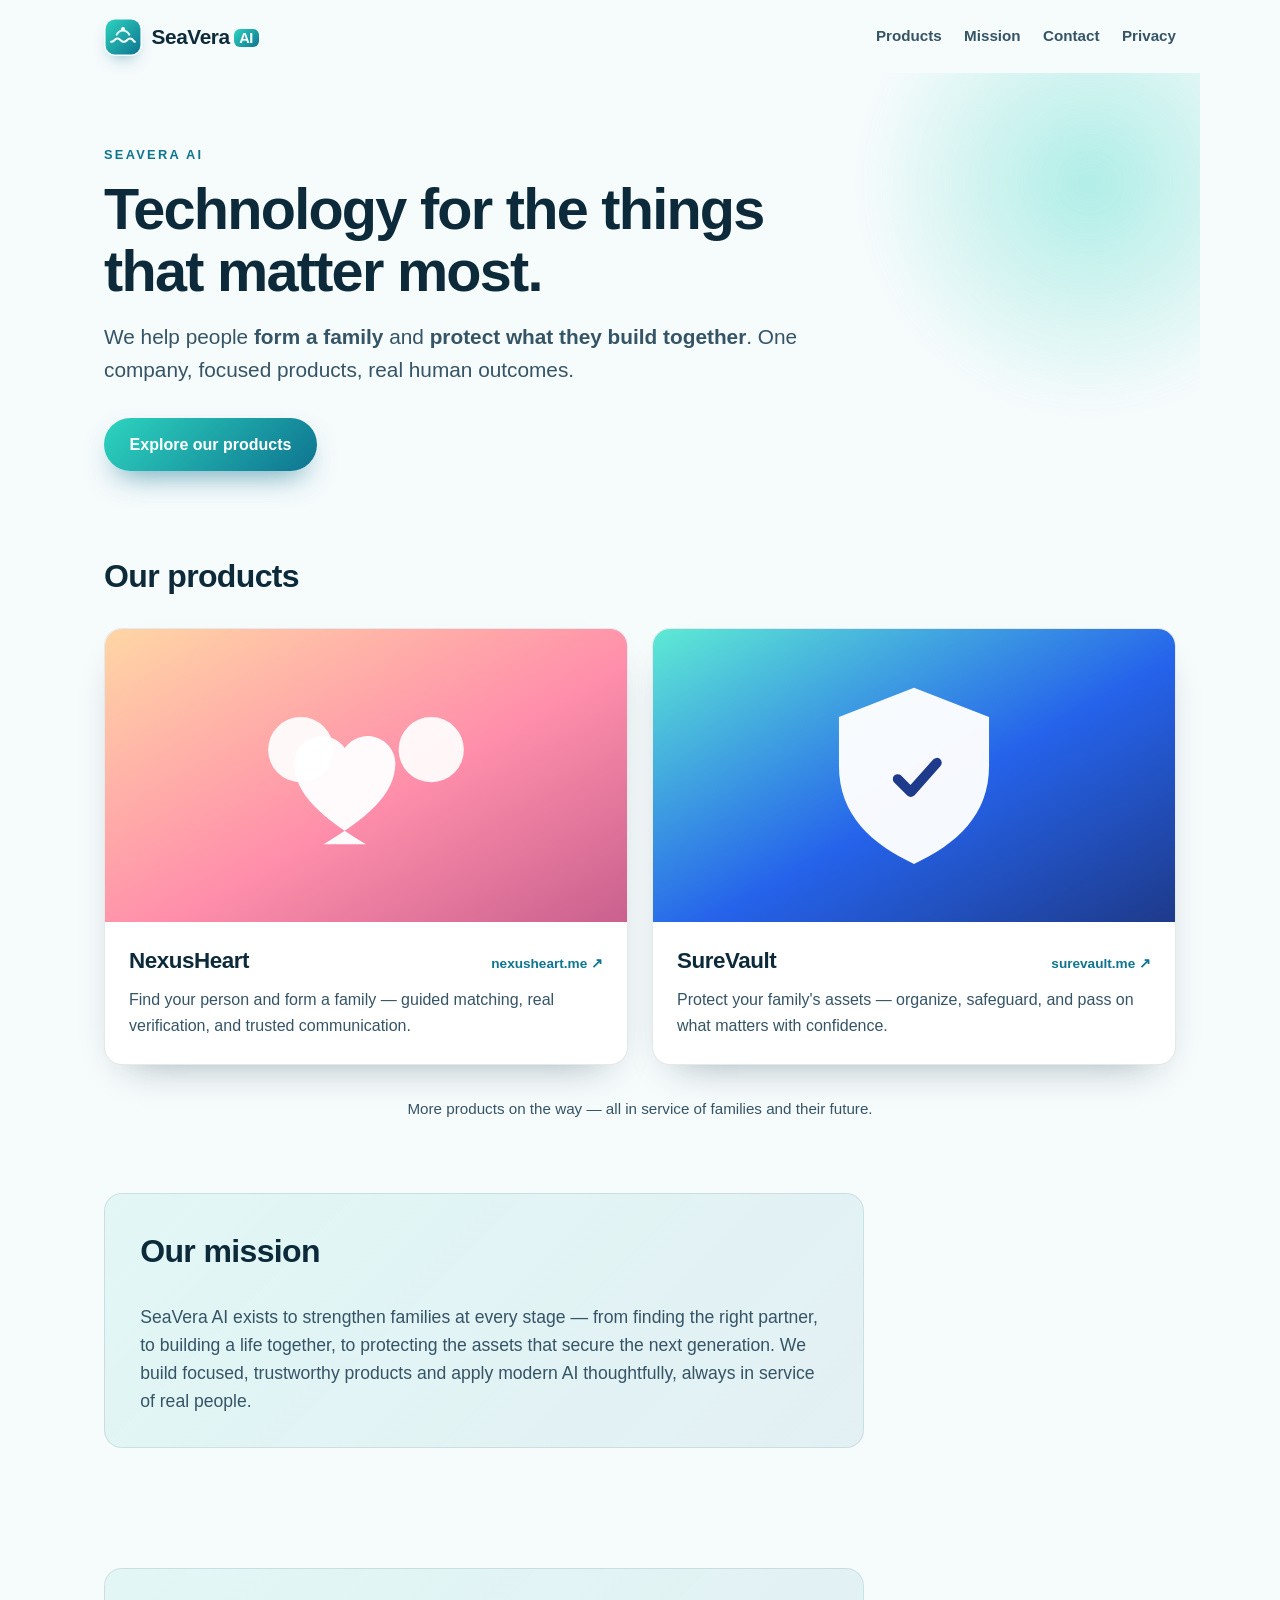
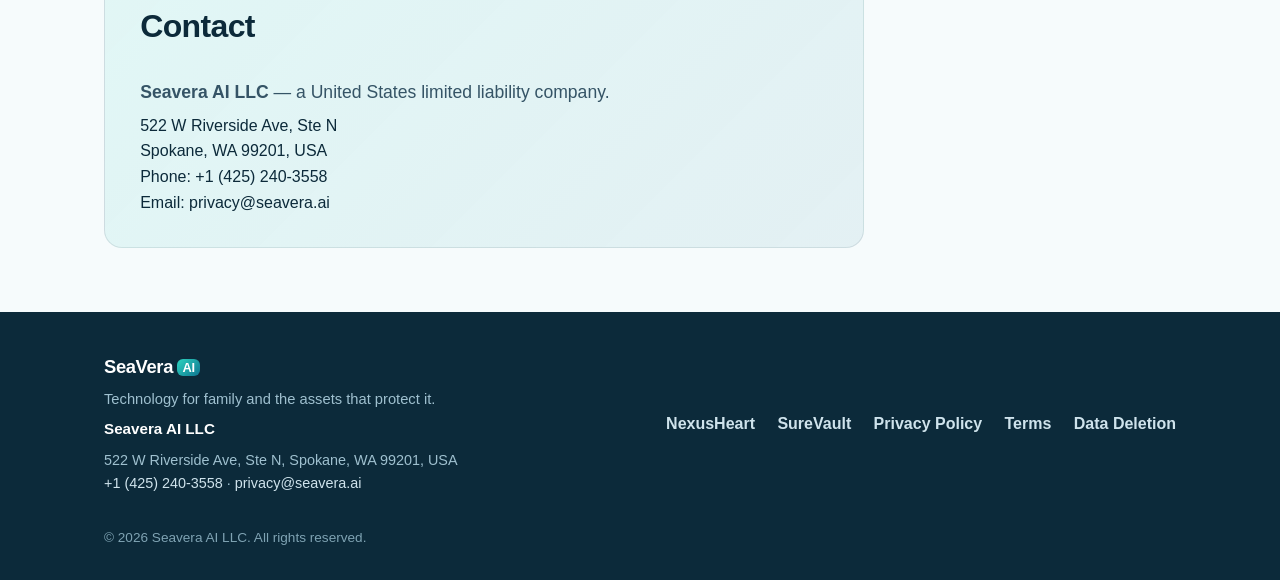
<file: index.html>
<!doctype html>
<html lang="en">
  <head>
    <meta charset="utf-8" />
    <meta name="viewport" content="width=device-width, initial-scale=1" />
    <title>SeaVera AI — Technology for family and the assets that protect it</title>
    <meta
      name="description"
      content="SeaVera AI builds technology for the things that matter most: helping people form a family (NexusHeart) and protecting family assets (SureVault)."
    />
    <meta property="og:title" content="SeaVera AI" />
    <meta
      property="og:description"
      content="Technology for family and the assets that protect it. Makers of NexusHeart and SureVault."
    />
    <meta property="og:type" content="website" />
    <meta name="theme-color" content="#0c2a3a" />
    <link rel="icon" href="/favicon.svg" type="image/svg+xml" />
    <link rel="stylesheet" href="/styles.css" />
  </head>
  <body>
    <header class="site-header">
      <a class="brand" href="/" aria-label="SeaVera AI home">
        <svg class="brand-mark" viewBox="0 0 48 48" aria-hidden="true">
          <defs>
            <linearGradient id="brandGrad" x1="0" y1="0" x2="1" y2="1">
              <stop offset="0" stop-color="#2dd4bf" />
              <stop offset="1" stop-color="#0e7490" />
            </linearGradient>
          </defs>
          <rect x="2" y="2" width="44" height="44" rx="12" fill="url(#brandGrad)" />
          <path
            d="M9 30c4 0 4-4 8-4s4 4 8 4 4-4 8-4 4 4 6 4"
            fill="none"
            stroke="#ffffff"
            stroke-width="2.6"
            stroke-linecap="round"
          />
          <path
            d="M16 21c3.5-7 12-7 16 0"
            fill="none"
            stroke="#ffffff"
            stroke-width="2.6"
            stroke-linecap="round"
            opacity="0.85"
          />
          <circle cx="24" cy="14" r="2.6" fill="#ffffff" />
        </svg>
        <span class="brand-name">SeaVera<span class="brand-ai">AI</span></span>
      </a>
      <nav class="site-nav">
        <a href="#products">Products</a>
        <a href="#mission">Mission</a>
        <a href="#contact">Contact</a>
        <a href="/privacy">Privacy</a>
      </nav>
    </header>

    <main>
      <section class="hero">
        <div class="hero-inner">
          <p class="eyebrow">SeaVera AI</p>
          <h1>Technology for the things that matter most.</h1>
          <p class="lede">
            We help people <strong>form a family</strong> and <strong>protect what they build together</strong>.
            One company, focused products, real human outcomes.
          </p>
          <a class="cta" href="#products">Explore our products</a>
        </div>
        <div class="hero-glow" aria-hidden="true"></div>
      </section>

      <section id="products" class="products">
        <h2 class="section-title">Our products</h2>
        <div class="product-grid">
          <a class="product-card" href="https://nexusheart.me" target="_blank" rel="noopener">
            <div class="product-art product-art--heart" aria-hidden="true">
              <svg viewBox="0 0 320 180" preserveAspectRatio="xMidYMid slice">
                <defs>
                  <linearGradient id="heartBg" x1="0" y1="0" x2="1" y2="1">
                    <stop offset="0" stop-color="#ffd6a5" />
                    <stop offset="0.55" stop-color="#ff8fab" />
                    <stop offset="1" stop-color="#c9608e" />
                  </linearGradient>
                </defs>
                <rect width="320" height="180" fill="url(#heartBg)" />
                <circle cx="120" cy="74" r="20" fill="#fff" opacity="0.92" />
                <circle cx="200" cy="74" r="20" fill="#fff" opacity="0.92" />
                <path
                  d="M160 132c-26-16-44-30-44-50a17 17 0 0131-9 17 17 0 0131 9c0 20-18 34-44 50z"
                  fill="#fff"
                  opacity="0.96"
                />
              </svg>
            </div>
            <div class="product-body">
              <div class="product-head">
                <h3>NexusHeart</h3>
                <span class="product-link">nexusheart.me ↗</span>
              </div>
              <p>Find your person and form a family — guided matching, real verification, and trusted communication.</p>
            </div>
          </a>

          <a class="product-card" href="https://surevault.me" target="_blank" rel="noopener">
            <div class="product-art product-art--vault" aria-hidden="true">
              <svg viewBox="0 0 320 180" preserveAspectRatio="xMidYMid slice">
                <defs>
                  <linearGradient id="vaultBg" x1="0" y1="0" x2="1" y2="1">
                    <stop offset="0" stop-color="#5eead4" />
                    <stop offset="0.55" stop-color="#2563eb" />
                    <stop offset="1" stop-color="#1e3a8a" />
                  </linearGradient>
                </defs>
                <rect width="320" height="180" fill="url(#vaultBg)" />
                <path d="M160 36l46 18v30c0 30-20 48-46 60-26-12-46-30-46-60V54z" fill="#fff" opacity="0.96" />
                <path
                  d="M150 92l8 8 16-18"
                  fill="none"
                  stroke="#1e3a8a"
                  stroke-width="6"
                  stroke-linecap="round"
                  stroke-linejoin="round"
                />
              </svg>
            </div>
            <div class="product-body">
              <div class="product-head">
                <h3>SureVault</h3>
                <span class="product-link">surevault.me ↗</span>
              </div>
              <p>Protect your family's assets — organize, safeguard, and pass on what matters with confidence.</p>
            </div>
          </a>
        </div>
        <p class="more-note">More products on the way — all in service of families and their future.</p>
      </section>

      <section id="mission" class="mission">
        <div class="mission-inner">
          <h2 class="section-title">Our mission</h2>
          <p>
            SeaVera AI exists to strengthen families at every stage — from finding the right partner, to building a life
            together, to protecting the assets that secure the next generation. We build focused, trustworthy products
            and apply modern AI thoughtfully, always in service of real people.
          </p>
        </div>
      </section>

      <section id="contact" class="mission">
        <div class="mission-inner">
          <h2 class="section-title">Contact</h2>
          <p><strong>Seavera AI LLC</strong> — a United States limited liability company.</p>
          <address class="contact-address">
            522 W Riverside Ave, Ste N<br />
            Spokane, WA 99201, USA<br />
            Phone: <a href="tel:+14252403558">+1 (425) 240-3558</a><br />
            Email: <a href="mailto:privacy@seavera.ai">privacy@seavera.ai</a>
          </address>
        </div>
      </section>
    </main>

    <footer class="site-footer">
      <div class="footer-inner">
        <div class="footer-brand">
          <span class="brand-name brand-name--sm">SeaVera<span class="brand-ai">AI</span></span>
          <p class="muted">Technology for family and the assets that protect it.</p>
          <p class="legal-name">Seavera AI LLC</p>
          <p class="legal-contact">
            522 W Riverside Ave, Ste N, Spokane, WA 99201, USA<br />
            <a href="tel:+14252403558">+1 (425) 240-3558</a> ·
            <a href="mailto:privacy@seavera.ai">privacy@seavera.ai</a>
          </p>
        </div>
        <nav class="footer-nav">
          <a href="https://nexusheart.me" target="_blank" rel="noopener">NexusHeart</a>
          <a href="https://surevault.me" target="_blank" rel="noopener">SureVault</a>
          <a href="/privacy">Privacy Policy</a>
          <a href="/terms">Terms</a>
          <a href="/data-deletion">Data Deletion</a>
        </nav>
      </div>
      <p class="copyright">© <span id="year">2026</span> Seavera AI LLC. All rights reserved.</p>
    </footer>

    <script>
      document.getElementById("year").textContent = String(new Date().getFullYear());
    </script>
  </body>
</html>
</file>
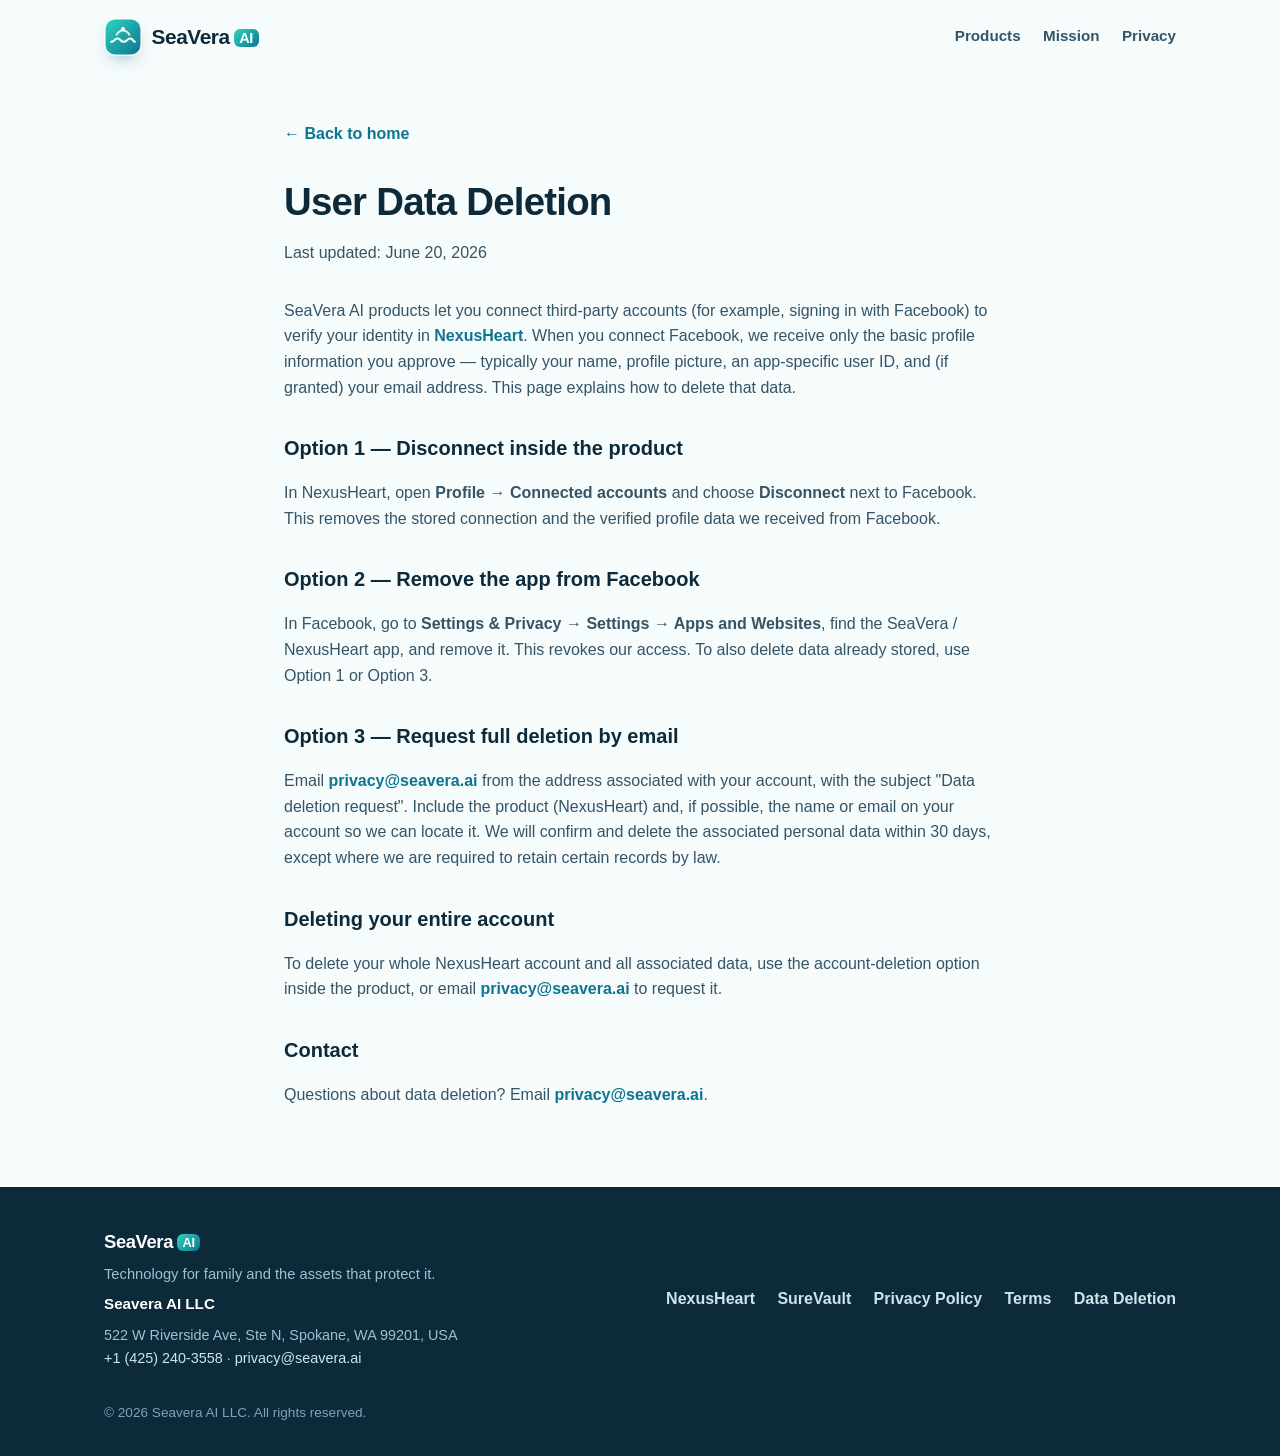
<file: data-deletion.html>
<!doctype html>
<html lang="en">
  <head>
    <meta charset="utf-8" />
    <meta name="viewport" content="width=device-width, initial-scale=1" />
    <title>User Data Deletion — SeaVera AI</title>
    <meta name="description" content="How to delete data collected by SeaVera AI products, including Facebook-connected data." />
    <meta name="theme-color" content="#0c2a3a" />
    <link rel="icon" href="/favicon.svg" type="image/svg+xml" />
    <link rel="stylesheet" href="/styles.css" />
  </head>
  <body>
    <header class="site-header">
      <a class="brand" href="/" aria-label="SeaVera AI home">
        <svg class="brand-mark" viewBox="0 0 48 48" aria-hidden="true">
          <defs>
            <linearGradient id="brandGrad" x1="0" y1="0" x2="1" y2="1">
              <stop offset="0" stop-color="#2dd4bf" />
              <stop offset="1" stop-color="#0e7490" />
            </linearGradient>
          </defs>
          <rect x="2" y="2" width="44" height="44" rx="12" fill="url(#brandGrad)" />
          <path d="M9 30c4 0 4-4 8-4s4 4 8 4 4-4 8-4 4 4 6 4" fill="none" stroke="#fff" stroke-width="2.6" stroke-linecap="round" />
          <path d="M16 21c3.5-7 12-7 16 0" fill="none" stroke="#fff" stroke-width="2.6" stroke-linecap="round" opacity="0.85" />
          <circle cx="24" cy="14" r="2.6" fill="#fff" />
        </svg>
        <span class="brand-name">SeaVera<span class="brand-ai">AI</span></span>
      </a>
      <nav class="site-nav">
        <a href="/#products">Products</a>
        <a href="/#mission">Mission</a>
        <a href="/privacy">Privacy</a>
      </nav>
    </header>

    <main class="doc">
      <a class="back-link" href="/">← Back to home</a>
      <h1>User Data Deletion</h1>
      <p class="updated">Last updated: June 20, 2026</p>

      <p>
        SeaVera AI products let you connect third-party accounts (for example, signing in with Facebook) to verify your
        identity in <a href="https://nexusheart.me" target="_blank" rel="noopener">NexusHeart</a>. When you connect
        Facebook, we receive only the basic profile information you approve — typically your name, profile picture, an
        app-specific user ID, and (if granted) your email address. This page explains how to delete that data.
      </p>

      <h2>Option 1 — Disconnect inside the product</h2>
      <p>
        In NexusHeart, open <strong>Profile → Connected accounts</strong> and choose <strong>Disconnect</strong> next to
        Facebook. This removes the stored connection and the verified profile data we received from Facebook.
      </p>

      <h2>Option 2 — Remove the app from Facebook</h2>
      <p>
        In Facebook, go to <strong>Settings &amp; Privacy → Settings → Apps and Websites</strong>, find the SeaVera /
        NexusHeart app, and remove it. This revokes our access. To also delete data already stored, use Option 1 or
        Option 3.
      </p>

      <h2>Option 3 — Request full deletion by email</h2>
      <p>
        Email <a href="mailto:privacy@seavera.ai">privacy@seavera.ai</a> from the address associated with your account,
        with the subject "Data deletion request". Include the product (NexusHeart) and, if possible, the name or email on
        your account so we can locate it. We will confirm and delete the associated personal data within 30 days, except
        where we are required to retain certain records by law.
      </p>

      <h2>Deleting your entire account</h2>
      <p>
        To delete your whole NexusHeart account and all associated data, use the account-deletion option inside the
        product, or email <a href="mailto:privacy@seavera.ai">privacy@seavera.ai</a> to request it.
      </p>

      <h2>Contact</h2>
      <p>
        Questions about data deletion? Email
        <a href="mailto:privacy@seavera.ai">privacy@seavera.ai</a>.
      </p>
    </main>

    <footer class="site-footer">
      <div class="footer-inner">
        <div class="footer-brand">
          <span class="brand-name brand-name--sm">SeaVera<span class="brand-ai">AI</span></span>
          <p class="muted">Technology for family and the assets that protect it.</p>
          <p class="legal-name">Seavera AI LLC</p>
          <p class="legal-contact">
            522 W Riverside Ave, Ste N, Spokane, WA 99201, USA<br />
            <a href="tel:+14252403558">+1 (425) 240-3558</a> ·
            <a href="mailto:privacy@seavera.ai">privacy@seavera.ai</a>
          </p>
        </div>
        <nav class="footer-nav">
          <a href="https://nexusheart.me" target="_blank" rel="noopener">NexusHeart</a>
          <a href="https://surevault.me" target="_blank" rel="noopener">SureVault</a>
          <a href="/privacy">Privacy Policy</a>
          <a href="/terms">Terms</a>
          <a href="/data-deletion">Data Deletion</a>
        </nav>
      </div>
      <p class="copyright">© 2026 Seavera AI LLC. All rights reserved.</p>
    </footer>
  </body>
</html>
</file>
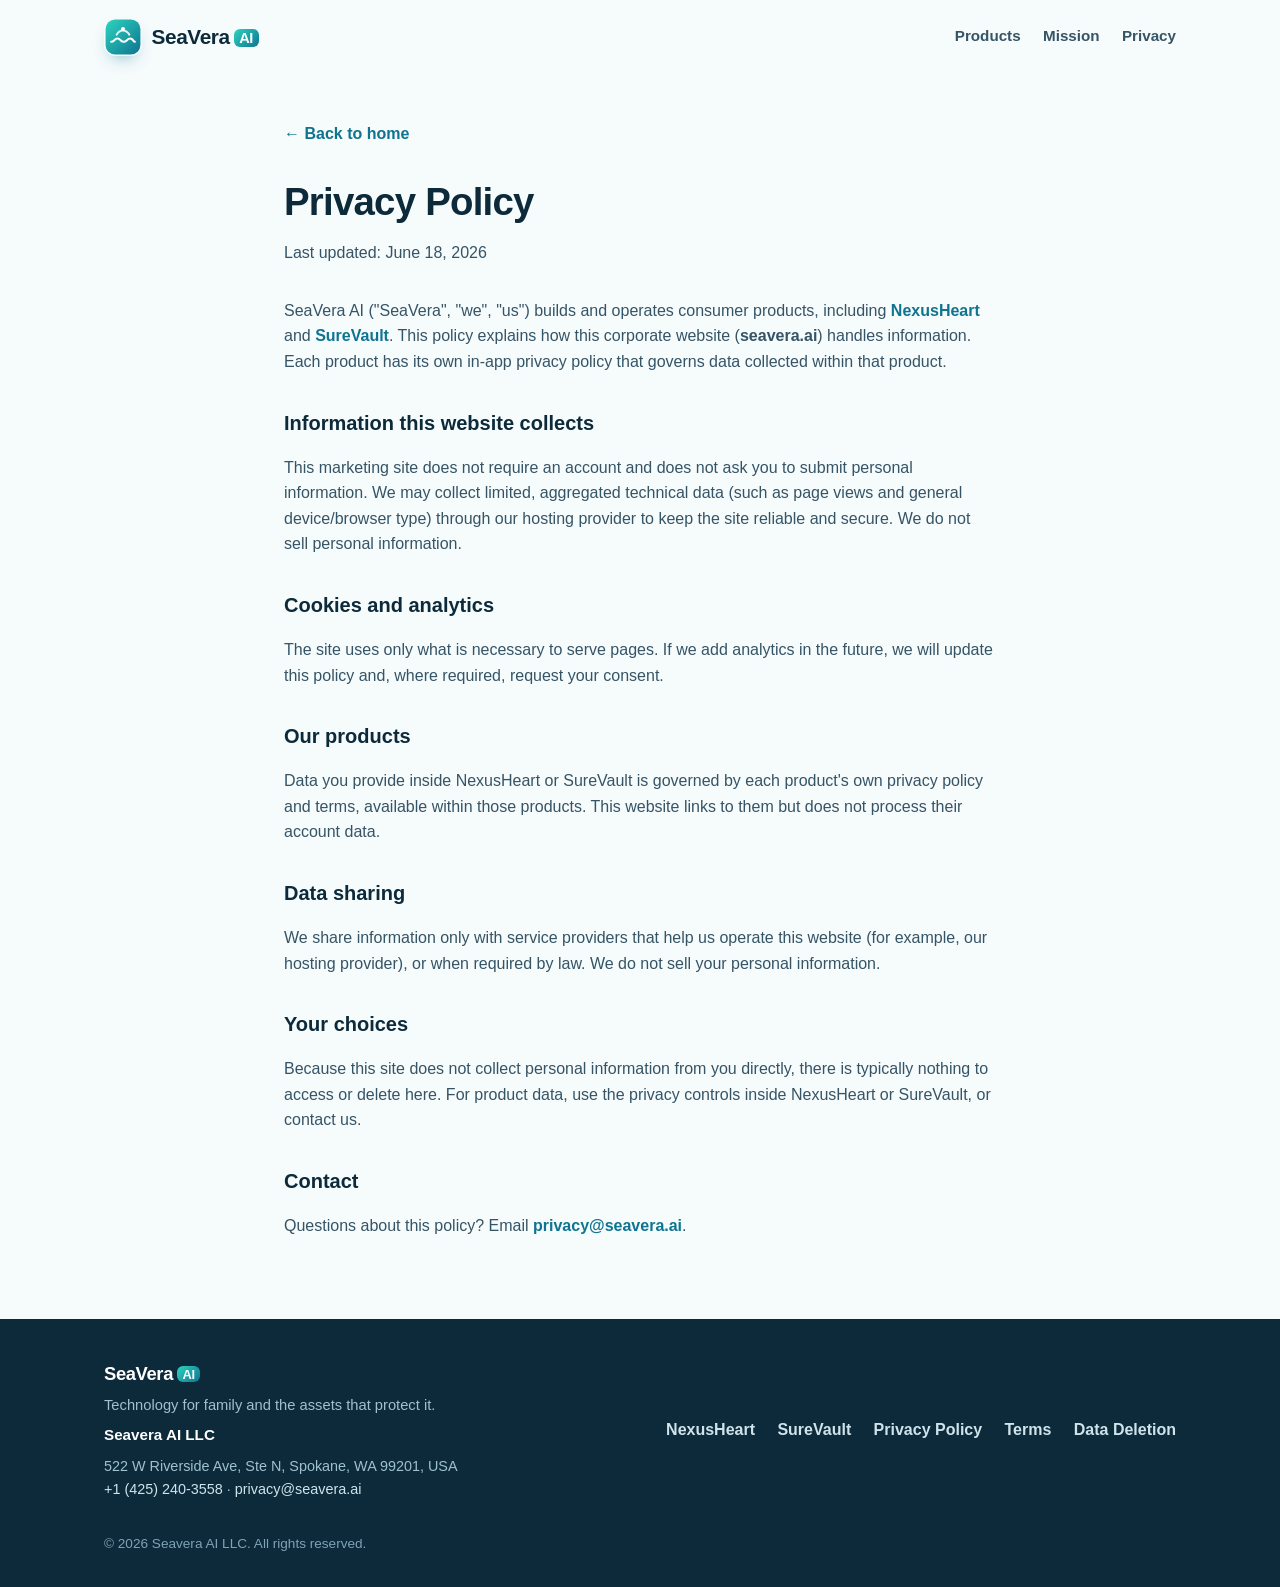
<file: privacy.html>
<!doctype html>
<html lang="en">
  <head>
    <meta charset="utf-8" />
    <meta name="viewport" content="width=device-width, initial-scale=1" />
    <title>Privacy Policy — SeaVera AI</title>
    <meta name="description" content="SeaVera AI privacy policy." />
    <meta name="theme-color" content="#0c2a3a" />
    <link rel="icon" href="/favicon.svg" type="image/svg+xml" />
    <link rel="stylesheet" href="/styles.css" />
  </head>
  <body>
    <header class="site-header">
      <a class="brand" href="/" aria-label="SeaVera AI home">
        <svg class="brand-mark" viewBox="0 0 48 48" aria-hidden="true">
          <defs>
            <linearGradient id="brandGrad" x1="0" y1="0" x2="1" y2="1">
              <stop offset="0" stop-color="#2dd4bf" />
              <stop offset="1" stop-color="#0e7490" />
            </linearGradient>
          </defs>
          <rect x="2" y="2" width="44" height="44" rx="12" fill="url(#brandGrad)" />
          <path d="M9 30c4 0 4-4 8-4s4 4 8 4 4-4 8-4 4 4 6 4" fill="none" stroke="#fff" stroke-width="2.6" stroke-linecap="round" />
          <path d="M16 21c3.5-7 12-7 16 0" fill="none" stroke="#fff" stroke-width="2.6" stroke-linecap="round" opacity="0.85" />
          <circle cx="24" cy="14" r="2.6" fill="#fff" />
        </svg>
        <span class="brand-name">SeaVera<span class="brand-ai">AI</span></span>
      </a>
      <nav class="site-nav">
        <a href="/#products">Products</a>
        <a href="/#mission">Mission</a>
        <a href="/privacy">Privacy</a>
      </nav>
    </header>

    <main class="doc">
      <a class="back-link" href="/">← Back to home</a>
      <h1>Privacy Policy</h1>
      <p class="updated">Last updated: June 18, 2026</p>

      <p>
        SeaVera AI ("SeaVera", "we", "us") builds and operates consumer products, including
        <a href="https://nexusheart.me" target="_blank" rel="noopener">NexusHeart</a> and
        <a href="https://surevault.me" target="_blank" rel="noopener">SureVault</a>. This policy explains how this
        corporate website (<strong>seavera.ai</strong>) handles information. Each product has its own in-app privacy
        policy that governs data collected within that product.
      </p>

      <h2>Information this website collects</h2>
      <p>
        This marketing site does not require an account and does not ask you to submit personal information. We may
        collect limited, aggregated technical data (such as page views and general device/browser type) through our
        hosting provider to keep the site reliable and secure. We do not sell personal information.
      </p>

      <h2>Cookies and analytics</h2>
      <p>
        The site uses only what is necessary to serve pages. If we add analytics in the future, we will update this
        policy and, where required, request your consent.
      </p>

      <h2>Our products</h2>
      <p>
        Data you provide inside NexusHeart or SureVault is governed by each product's own privacy policy and terms,
        available within those products. This website links to them but does not process their account data.
      </p>

      <h2>Data sharing</h2>
      <p>
        We share information only with service providers that help us operate this website (for example, our hosting
        provider), or when required by law. We do not sell your personal information.
      </p>

      <h2>Your choices</h2>
      <p>
        Because this site does not collect personal information from you directly, there is typically nothing to access
        or delete here. For product data, use the privacy controls inside NexusHeart or SureVault, or contact us.
      </p>

      <h2>Contact</h2>
      <p>
        Questions about this policy? Email
        <a href="mailto:privacy@seavera.ai">privacy@seavera.ai</a>.
      </p>
    </main>

    <footer class="site-footer">
      <div class="footer-inner">
        <div class="footer-brand">
          <span class="brand-name brand-name--sm">SeaVera<span class="brand-ai">AI</span></span>
          <p class="muted">Technology for family and the assets that protect it.</p>
          <p class="legal-name">Seavera AI LLC</p>
          <p class="legal-contact">
            522 W Riverside Ave, Ste N, Spokane, WA 99201, USA<br />
            <a href="tel:+14252403558">+1 (425) 240-3558</a> ·
            <a href="mailto:privacy@seavera.ai">privacy@seavera.ai</a>
          </p>
        </div>
        <nav class="footer-nav">
          <a href="https://nexusheart.me" target="_blank" rel="noopener">NexusHeart</a>
          <a href="https://surevault.me" target="_blank" rel="noopener">SureVault</a>
          <a href="/privacy">Privacy Policy</a>
          <a href="/terms">Terms</a>
          <a href="/data-deletion">Data Deletion</a>
        </nav>
      </div>
      <p class="copyright">© 2026 Seavera AI LLC. All rights reserved.</p>
    </footer>
  </body>
</html>
</file>
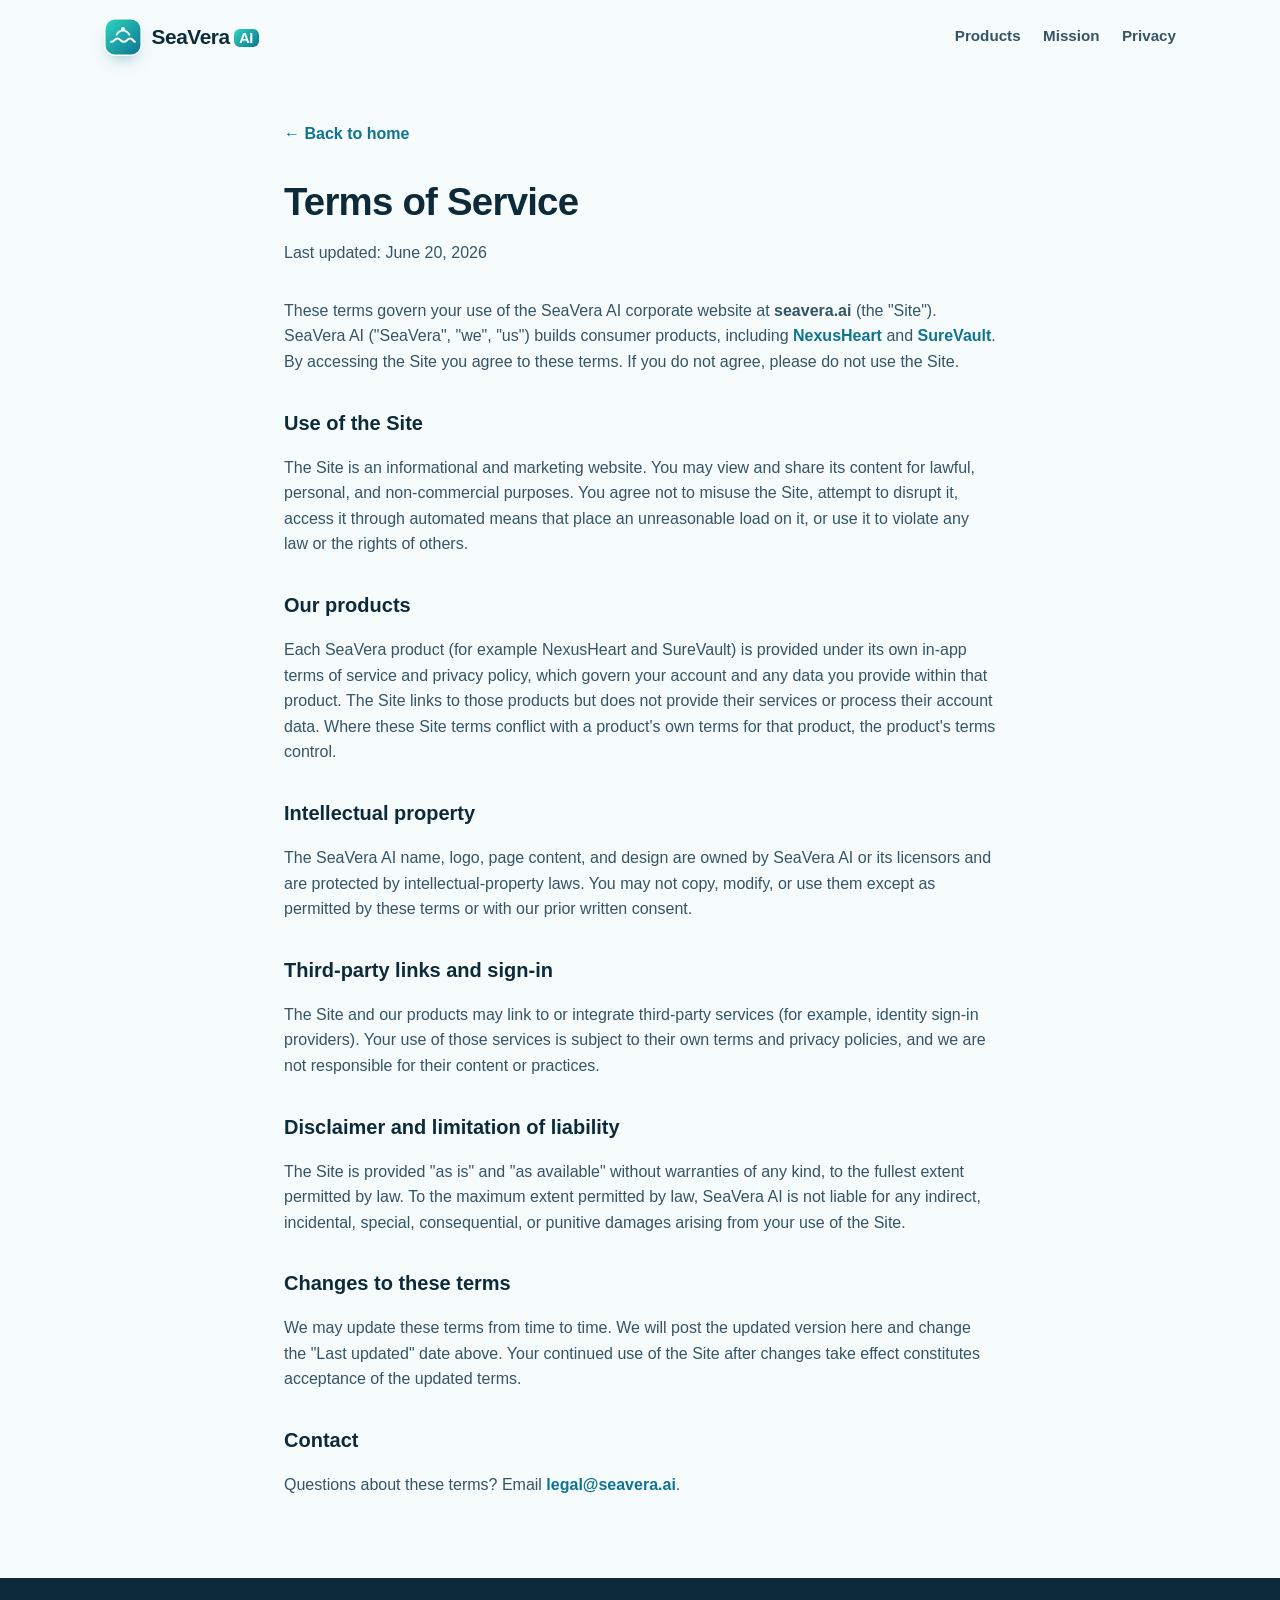
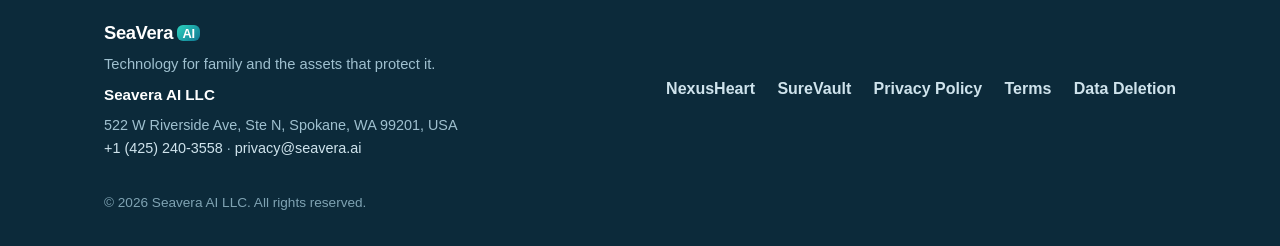
<file: terms.html>
<!doctype html>
<html lang="en">
  <head>
    <meta charset="utf-8" />
    <meta name="viewport" content="width=device-width, initial-scale=1" />
    <title>Terms of Service — SeaVera AI</title>
    <meta name="description" content="SeaVera AI terms of service." />
    <meta name="theme-color" content="#0c2a3a" />
    <link rel="icon" href="/favicon.svg" type="image/svg+xml" />
    <link rel="stylesheet" href="/styles.css" />
  </head>
  <body>
    <header class="site-header">
      <a class="brand" href="/" aria-label="SeaVera AI home">
        <svg class="brand-mark" viewBox="0 0 48 48" aria-hidden="true">
          <defs>
            <linearGradient id="brandGrad" x1="0" y1="0" x2="1" y2="1">
              <stop offset="0" stop-color="#2dd4bf" />
              <stop offset="1" stop-color="#0e7490" />
            </linearGradient>
          </defs>
          <rect x="2" y="2" width="44" height="44" rx="12" fill="url(#brandGrad)" />
          <path d="M9 30c4 0 4-4 8-4s4 4 8 4 4-4 8-4 4 4 6 4" fill="none" stroke="#fff" stroke-width="2.6" stroke-linecap="round" />
          <path d="M16 21c3.5-7 12-7 16 0" fill="none" stroke="#fff" stroke-width="2.6" stroke-linecap="round" opacity="0.85" />
          <circle cx="24" cy="14" r="2.6" fill="#fff" />
        </svg>
        <span class="brand-name">SeaVera<span class="brand-ai">AI</span></span>
      </a>
      <nav class="site-nav">
        <a href="/#products">Products</a>
        <a href="/#mission">Mission</a>
        <a href="/privacy">Privacy</a>
      </nav>
    </header>

    <main class="doc">
      <a class="back-link" href="/">← Back to home</a>
      <h1>Terms of Service</h1>
      <p class="updated">Last updated: June 20, 2026</p>

      <p>
        These terms govern your use of the SeaVera AI corporate website at <strong>seavera.ai</strong> (the "Site").
        SeaVera AI ("SeaVera", "we", "us") builds consumer products, including
        <a href="https://nexusheart.me" target="_blank" rel="noopener">NexusHeart</a> and
        <a href="https://surevault.me" target="_blank" rel="noopener">SureVault</a>. By accessing the Site you agree to
        these terms. If you do not agree, please do not use the Site.
      </p>

      <h2>Use of the Site</h2>
      <p>
        The Site is an informational and marketing website. You may view and share its content for lawful, personal,
        and non-commercial purposes. You agree not to misuse the Site, attempt to disrupt it, access it through
        automated means that place an unreasonable load on it, or use it to violate any law or the rights of others.
      </p>

      <h2>Our products</h2>
      <p>
        Each SeaVera product (for example NexusHeart and SureVault) is provided under its own in-app terms of service
        and privacy policy, which govern your account and any data you provide within that product. The Site links to
        those products but does not provide their services or process their account data. Where these Site terms
        conflict with a product's own terms for that product, the product's terms control.
      </p>

      <h2>Intellectual property</h2>
      <p>
        The SeaVera AI name, logo, page content, and design are owned by SeaVera AI or its licensors and are protected
        by intellectual-property laws. You may not copy, modify, or use them except as permitted by these terms or with
        our prior written consent.
      </p>

      <h2>Third-party links and sign-in</h2>
      <p>
        The Site and our products may link to or integrate third-party services (for example, identity sign-in
        providers). Your use of those services is subject to their own terms and privacy policies, and we are not
        responsible for their content or practices.
      </p>

      <h2>Disclaimer and limitation of liability</h2>
      <p>
        The Site is provided "as is" and "as available" without warranties of any kind, to the fullest extent permitted
        by law. To the maximum extent permitted by law, SeaVera AI is not liable for any indirect, incidental, special,
        consequential, or punitive damages arising from your use of the Site.
      </p>

      <h2>Changes to these terms</h2>
      <p>
        We may update these terms from time to time. We will post the updated version here and change the "Last updated"
        date above. Your continued use of the Site after changes take effect constitutes acceptance of the updated terms.
      </p>

      <h2>Contact</h2>
      <p>
        Questions about these terms? Email
        <a href="mailto:legal@seavera.ai">legal@seavera.ai</a>.
      </p>
    </main>

    <footer class="site-footer">
      <div class="footer-inner">
        <div class="footer-brand">
          <span class="brand-name brand-name--sm">SeaVera<span class="brand-ai">AI</span></span>
          <p class="muted">Technology for family and the assets that protect it.</p>
          <p class="legal-name">Seavera AI LLC</p>
          <p class="legal-contact">
            522 W Riverside Ave, Ste N, Spokane, WA 99201, USA<br />
            <a href="tel:+14252403558">+1 (425) 240-3558</a> ·
            <a href="mailto:privacy@seavera.ai">privacy@seavera.ai</a>
          </p>
        </div>
        <nav class="footer-nav">
          <a href="https://nexusheart.me" target="_blank" rel="noopener">NexusHeart</a>
          <a href="https://surevault.me" target="_blank" rel="noopener">SureVault</a>
          <a href="/privacy">Privacy Policy</a>
          <a href="/terms">Terms</a>
          <a href="/data-deletion">Data Deletion</a>
        </nav>
      </div>
      <p class="copyright">© 2026 Seavera AI LLC. All rights reserved.</p>
    </footer>
  </body>
</html>
</file>
<file: styles.css>
:root {
  --ink: #0c2a3a;
  --ink-soft: #355466;
  --teal: #0e7490;
  --teal-bright: #2dd4bf;
  --bg: #f6fbfc;
  --card: #ffffff;
  --border: rgba(12, 42, 58, 0.1);
  --shadow: 0 18px 40px -24px rgba(12, 42, 58, 0.45);
  --radius: 18px;
  --max: 1120px;
}

* {
  box-sizing: border-box;
}

html {
  scroll-behavior: smooth;
}

body {
  margin: 0;
  font-family: -apple-system, BlinkMacSystemFont, "Segoe UI", Roboto, Helvetica, Arial, sans-serif;
  color: var(--ink);
  background: var(--bg);
  line-height: 1.6;
  -webkit-font-smoothing: antialiased;
}

a {
  color: inherit;
  text-decoration: none;
}

/* Header */
.site-header {
  display: flex;
  align-items: center;
  justify-content: space-between;
  gap: 1rem;
  max-width: var(--max);
  margin: 0 auto;
  padding: 1.1rem 1.5rem;
}

.brand {
  display: inline-flex;
  align-items: center;
  gap: 0.6rem;
}

.brand-mark {
  width: 38px;
  height: 38px;
  border-radius: 11px;
  box-shadow: 0 8px 18px -10px rgba(14, 116, 144, 0.8);
}

.brand-name {
  font-size: 1.3rem;
  font-weight: 800;
  letter-spacing: -0.02em;
  color: var(--ink);
}

.brand-name--sm {
  font-size: 1.15rem;
}

.brand-ai {
  margin-left: 0.25rem;
  padding: 0.05rem 0.35rem;
  border-radius: 6px;
  font-size: 0.7em;
  font-weight: 700;
  color: #fff;
  background: linear-gradient(135deg, var(--teal-bright), var(--teal));
  vertical-align: middle;
}

.site-nav {
  display: flex;
  gap: 1.4rem;
  font-weight: 600;
  font-size: 0.95rem;
}

.site-nav a {
  color: var(--ink-soft);
  transition: color 0.15s ease;
}

.site-nav a:hover {
  color: var(--teal);
}

/* Hero */
.hero {
  position: relative;
  max-width: var(--max);
  margin: 0 auto;
  padding: 4.5rem 1.5rem 3rem;
  overflow: hidden;
}

.hero-inner {
  position: relative;
  z-index: 1;
  max-width: 720px;
}

.eyebrow {
  text-transform: uppercase;
  letter-spacing: 0.18em;
  font-size: 0.8rem;
  font-weight: 700;
  color: var(--teal);
  margin: 0 0 0.75rem;
}

.hero h1 {
  font-size: clamp(2.2rem, 5vw, 3.6rem);
  line-height: 1.08;
  letter-spacing: -0.03em;
  margin: 0 0 1.1rem;
}

.lede {
  font-size: clamp(1.05rem, 2.2vw, 1.3rem);
  color: var(--ink-soft);
  margin: 0 0 2rem;
}

.cta {
  display: inline-block;
  padding: 0.85rem 1.6rem;
  border-radius: 999px;
  font-weight: 700;
  color: #fff;
  background: linear-gradient(135deg, var(--teal-bright), var(--teal));
  box-shadow: 0 14px 30px -12px rgba(14, 116, 144, 0.7);
  transition: transform 0.15s ease, box-shadow 0.15s ease;
}

.cta:hover {
  transform: translateY(-2px);
  box-shadow: 0 18px 36px -12px rgba(14, 116, 144, 0.8);
}

.hero-glow {
  position: absolute;
  top: -120px;
  right: -120px;
  width: 460px;
  height: 460px;
  background: radial-gradient(circle, rgba(45, 212, 191, 0.35), rgba(45, 212, 191, 0) 70%);
  filter: blur(10px);
  z-index: 0;
}

/* Sections */
.section-title {
  font-size: clamp(1.5rem, 3vw, 2rem);
  letter-spacing: -0.02em;
  margin: 0 0 1.6rem;
}

/* Products */
.products {
  max-width: var(--max);
  margin: 0 auto;
  padding: 2rem 1.5rem 1rem;
}

.product-grid {
  display: grid;
  grid-template-columns: repeat(2, 1fr);
  gap: 1.5rem;
}

.product-card {
  display: flex;
  flex-direction: column;
  background: var(--card);
  border: 1px solid var(--border);
  border-radius: var(--radius);
  overflow: hidden;
  box-shadow: var(--shadow);
  transition: transform 0.18s ease, box-shadow 0.18s ease;
}

.product-card:hover {
  transform: translateY(-4px);
  box-shadow: 0 28px 50px -26px rgba(12, 42, 58, 0.55);
}

.product-art {
  aspect-ratio: 16 / 9;
  width: 100%;
}

.product-art svg {
  display: block;
  width: 100%;
  height: 100%;
}

.product-body {
  padding: 1.3rem 1.5rem 1.6rem;
}

.product-head {
  display: flex;
  align-items: baseline;
  justify-content: space-between;
  gap: 0.75rem;
  margin-bottom: 0.5rem;
}

.product-head h3 {
  margin: 0;
  font-size: 1.4rem;
  letter-spacing: -0.02em;
}

.product-link {
  font-size: 0.85rem;
  font-weight: 700;
  color: var(--teal);
  white-space: nowrap;
}

.product-body p {
  margin: 0;
  color: var(--ink-soft);
}

.more-note {
  text-align: center;
  color: var(--ink-soft);
  margin: 2rem 0 0;
  font-size: 0.95rem;
}

/* Mission */
.mission {
  max-width: var(--max);
  margin: 0 auto;
  padding: 3.5rem 1.5rem 4rem;
}

.mission-inner {
  max-width: 760px;
  background: linear-gradient(135deg, rgba(45, 212, 191, 0.1), rgba(14, 116, 144, 0.08));
  border: 1px solid var(--border);
  border-radius: var(--radius);
  padding: 2rem 2.2rem;
}

.mission-inner p {
  margin: 0;
  font-size: 1.1rem;
  color: var(--ink-soft);
}

/* Footer */
.site-footer {
  background: var(--ink);
  color: #cfe3ec;
}

.footer-inner {
  display: flex;
  flex-wrap: wrap;
  align-items: center;
  justify-content: space-between;
  gap: 1.5rem;
  max-width: var(--max);
  margin: 0 auto;
  padding: 2.5rem 1.5rem 1.25rem;
}

.footer-brand .brand-name {
  color: #fff;
}

.footer-brand .muted {
  margin: 0.4rem 0 0;
  color: #9fc0cf;
  font-size: 0.92rem;
}

.legal-name {
  margin: 0.35rem 0 0;
  color: #fff;
  font-size: 0.95rem;
  font-weight: 650;
}

.contact-address {
  font-style: normal;
  margin: 0.4rem 0 0;
}

.legal-contact {
  margin: 0.45rem 0 0;
  color: #9fc0cf;
  font-size: 0.9rem;
}

.legal-contact a {
  color: #cfe3ec;
  transition: color 0.15s ease;
}

.legal-contact a:hover {
  color: var(--teal-bright);
}

.footer-nav {
  display: flex;
  flex-wrap: wrap;
  gap: 1.4rem;
  font-weight: 600;
}

.footer-nav a {
  color: #cfe3ec;
  transition: color 0.15s ease;
}

.footer-nav a:hover {
  color: var(--teal-bright);
}

.copyright {
  max-width: var(--max);
  margin: 0 auto;
  padding: 0.75rem 1.5rem 2rem;
  font-size: 0.85rem;
  color: #7fa3b3;
}

/* Responsive */
@media (max-width: 720px) {
  .product-grid {
    grid-template-columns: 1fr;
  }
  .site-nav {
    gap: 1rem;
    font-size: 0.9rem;
  }
}

/* Privacy page */
.doc {
  max-width: 760px;
  margin: 0 auto;
  padding: 3rem 1.5rem 4rem;
}

.doc h1 {
  font-size: clamp(1.8rem, 4vw, 2.4rem);
  letter-spacing: -0.02em;
  margin: 0 0 0.5rem;
}

.doc .updated {
  color: var(--ink-soft);
  margin: 0 0 2rem;
}

.doc h2 {
  margin: 2rem 0 0.5rem;
  font-size: 1.25rem;
}

.doc p,
.doc li {
  color: var(--ink-soft);
}

.doc a {
  color: var(--teal);
  font-weight: 600;
}

.back-link {
  display: inline-block;
  margin-bottom: 1.5rem;
  color: var(--teal);
  font-weight: 700;
}
</file>
